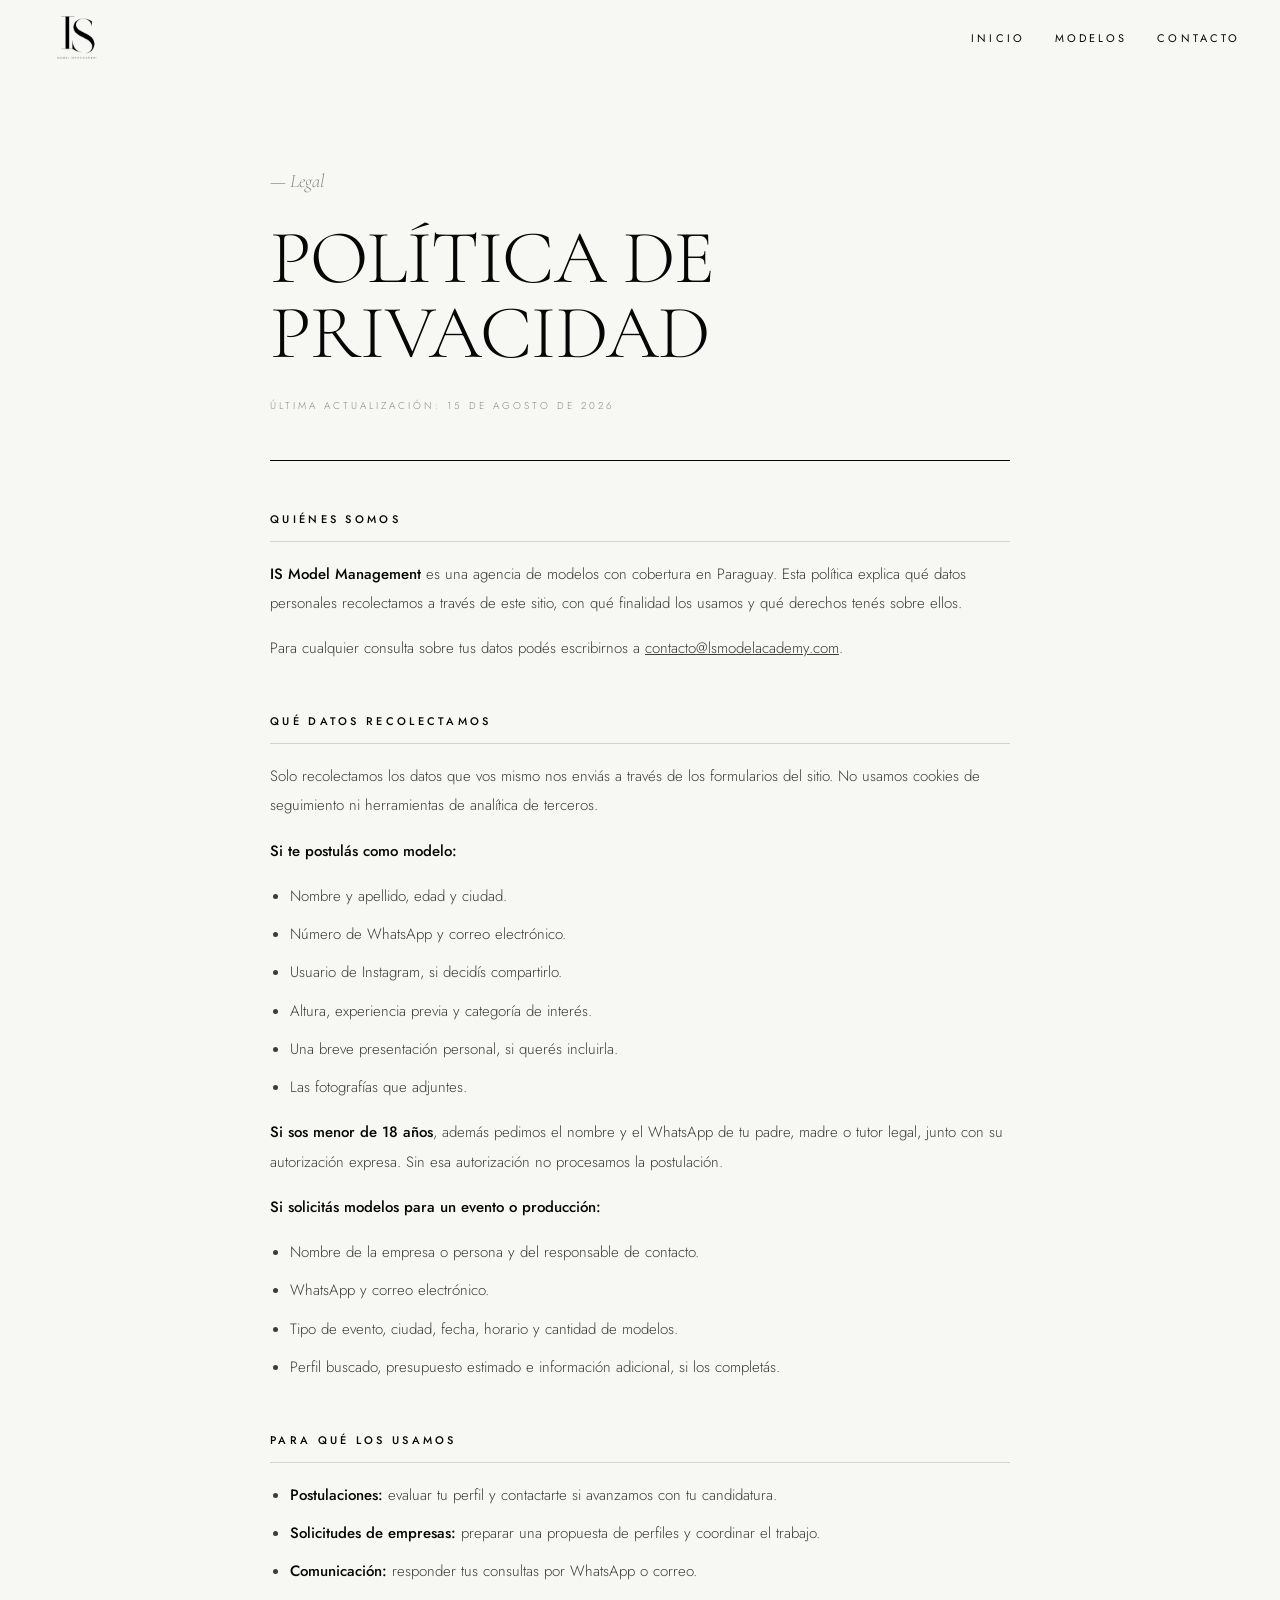
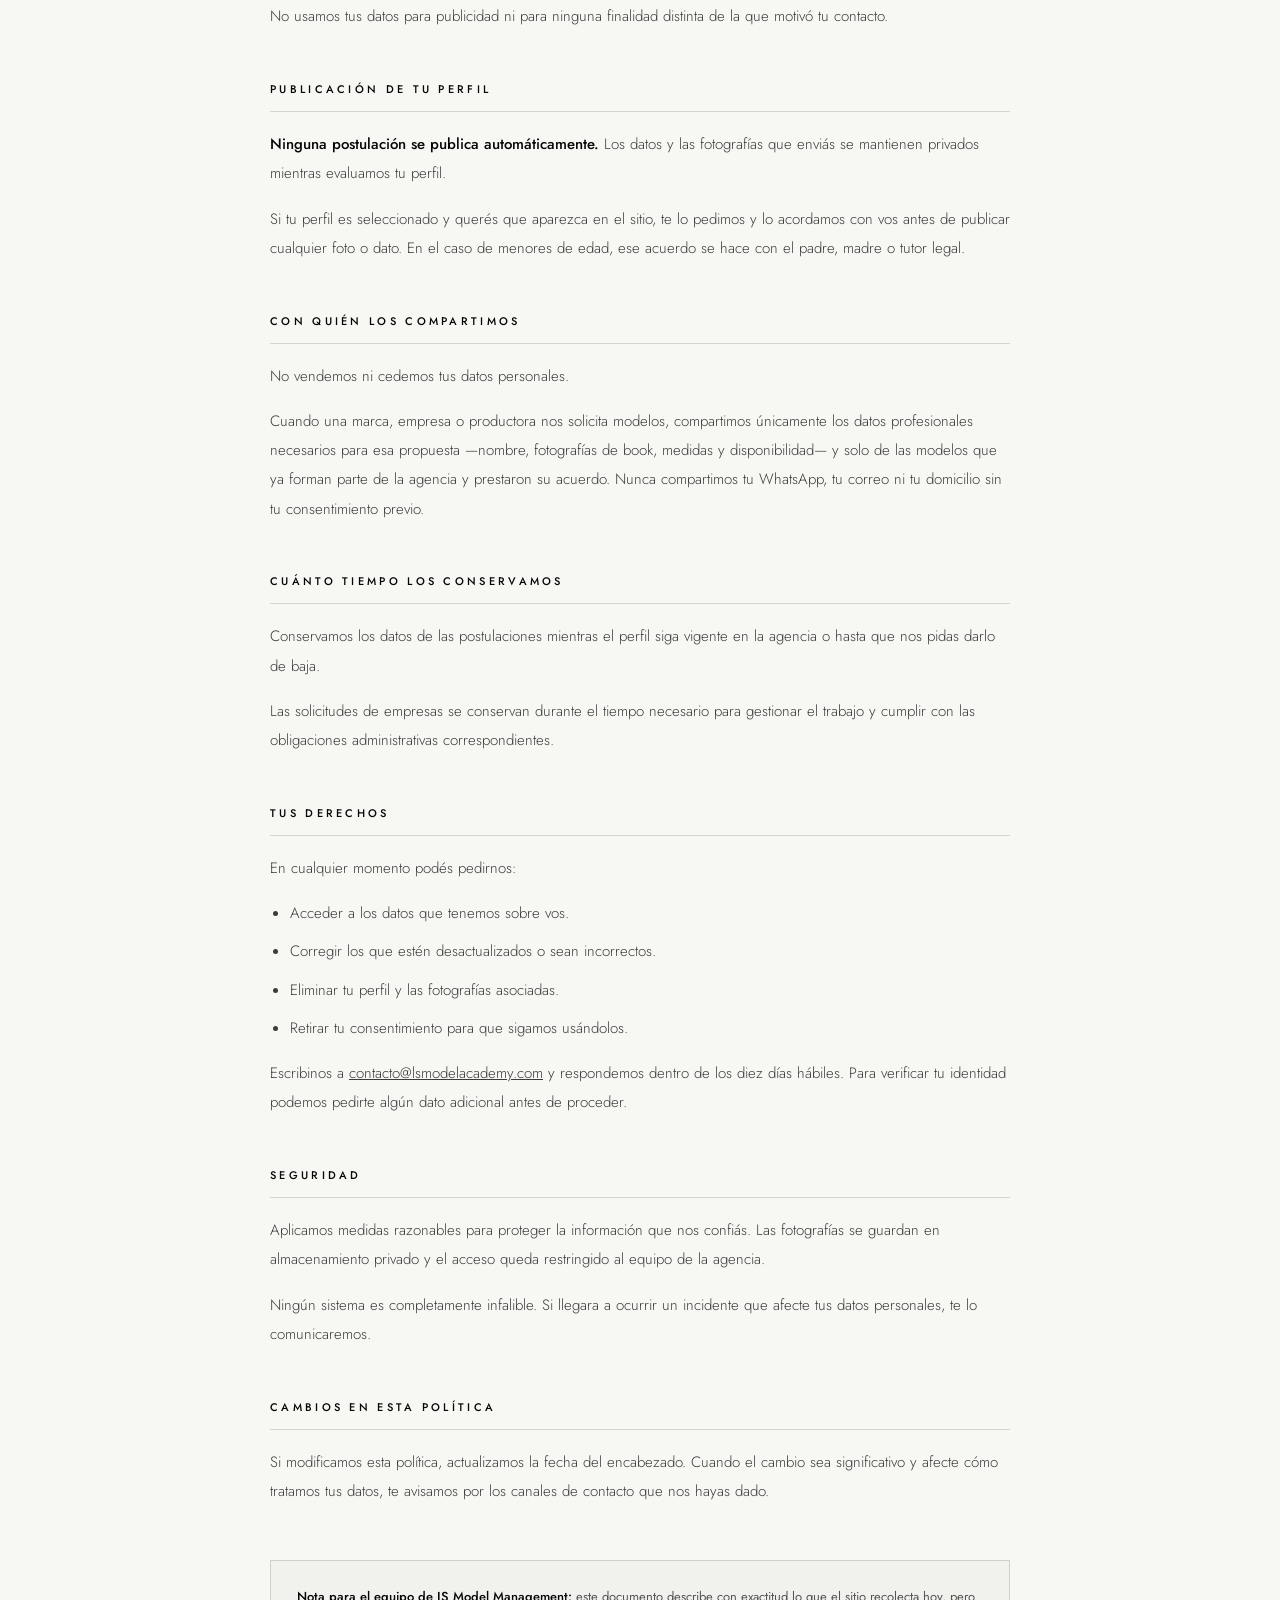
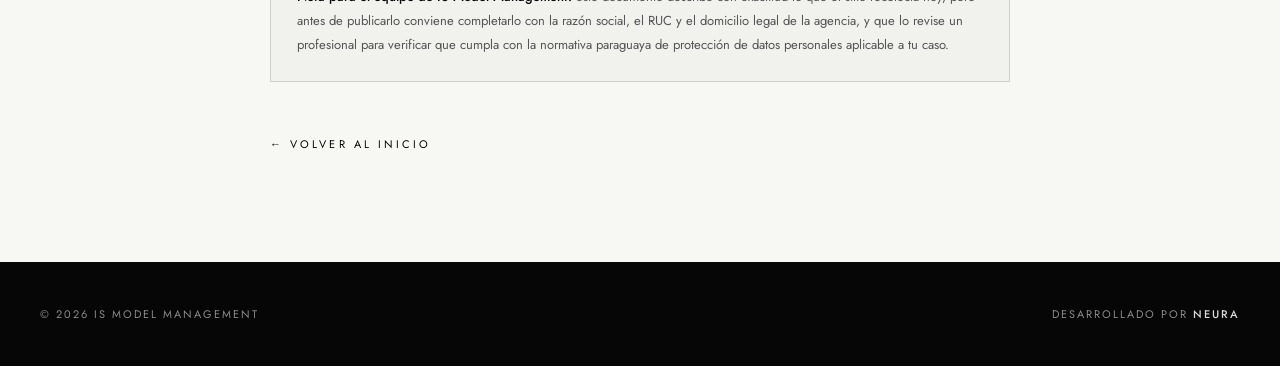
<file: privacidad.html>
<!DOCTYPE html>
<html lang="es">
<head>
<meta charset="utf-8" />
<meta name="viewport" content="width=device-width, initial-scale=1" />
<title>Política de privacidad — IS Model Management</title>
<meta name="description" content="Cómo IS Model Management recolecta, usa y protege los datos personales de postulantes y clientes." />
<meta name="robots" content="noindex" />
<link rel="icon" href="favicon.ico" sizes="any" />
<link rel="icon" type="image/png" sizes="32x32" href="favicon-32.png" />
<link rel="icon" type="image/png" sizes="16x16" href="favicon-16.png" />
<link rel="apple-touch-icon" href="apple-touch-icon.png" />
<meta name="theme-color" content="#0B0B0B" />
<link rel="preconnect" href="https://fonts.googleapis.com" />
<link rel="preconnect" href="https://fonts.gstatic.com" crossorigin="anonymous" />
<link href="https://fonts.googleapis.com/css2?family=Cormorant+Garamond:ital,wght@0,300;0,400;1,300&family=Jost:wght@300;400;500&display=swap" rel="stylesheet" />
<style>
  :root { --ink:#060606; --paper:#F7F7F4; --muted:#8A8A8A; --line:rgba(6,6,6,.14); }
  * { box-sizing:border-box; }
  html { -webkit-text-size-adjust:100%; scroll-behavior:smooth; }
  body {
    margin:0; background:var(--paper); color:var(--ink);
    font-family:'Jost','Helvetica Neue',Helvetica,sans-serif;
    overflow-x:hidden; -webkit-font-smoothing:antialiased;
  }
  a { color:inherit; }
  img { display:block; max-width:100%; }
  ::selection { background:var(--ink); color:var(--paper); }

  header {
    position:fixed; top:0; left:0; right:0; z-index:60;
    background:rgba(247,247,244,.9); backdrop-filter:blur(14px);
    border-bottom:1px solid transparent; transition:border-color .4s ease;
  }
  body.scrolled header { border-bottom-color:var(--line); }
  .nav a { font-size:11px; letter-spacing:.28em; text-transform:uppercase; text-decoration:none; position:relative; padding:6px 0; }
  .nav a::after { content:''; position:absolute; left:0; bottom:0; height:1px; width:0; background:var(--ink); transition:width .4s cubic-bezier(.2,.7,.2,1); }
  .nav a:hover::after { width:100%; }

  .wrap { max-width:820px; margin:0 auto; padding:clamp(130px,18vh,190px) clamp(22px,5vw,40px) clamp(80px,12vh,130px); }
  .kicker { margin:0 0 22px; font-family:'Cormorant Garamond',serif; font-style:italic; font-size:19px; color:var(--muted); }
  h1 {
    margin:0; font-family:'Cormorant Garamond',serif; font-weight:300;
    font-size:clamp(38px,6.4vw,76px); line-height:.98; text-transform:uppercase; letter-spacing:-.01em;
  }
  .updated { margin:26px 0 0; font-size:10px; letter-spacing:.3em; text-transform:uppercase; color:var(--muted); }
  .rule { height:1px; background:var(--ink); margin:clamp(34px,5vh,54px) 0 0; }

  section { margin-top:clamp(38px,5.5vh,58px); }
  h2 {
    margin:0 0 18px; padding-bottom:14px; border-bottom:1px solid var(--line);
    font-size:11px; letter-spacing:.3em; text-transform:uppercase; font-weight:500;
  }
  p, li { font-size:15px; line-height:1.95; color:#3C3C3C; font-weight:300; }
  p { margin:0 0 16px; }
  ul { margin:0 0 16px; padding-left:20px; }
  li { margin-bottom:9px; }
  strong { font-weight:500; color:var(--ink); }
  .note {
    margin-top:clamp(40px,6vh,64px); padding:24px 26px;
    border:1px solid var(--line); background:rgba(6,6,6,.025);
    font-size:13px; line-height:1.85; color:#555;
  }
  .back { display:inline-flex; align-items:center; gap:14px; margin-top:clamp(40px,6vh,64px); font-size:11px; letter-spacing:.28em; text-transform:uppercase; text-decoration:none; }
  .back:hover { opacity:.62; }

  footer { background:var(--ink); color:var(--paper); padding:44px clamp(22px,5vw,40px); }
  .fwrap { max-width:1400px; margin:0 auto; display:flex; flex-wrap:wrap; align-items:center; justify-content:space-between; gap:14px; }
  .fwrap span, .fwrap a { font-size:11px; letter-spacing:.18em; text-transform:uppercase; color:var(--muted); text-decoration:none; }
  .fwrap a strong { font-weight:500; color:#D8D8D8; }
  .fwrap a:hover, .fwrap a:hover strong { color:#F7F7F4; }
  /* Menu movil */
  .burger { display:none; width:44px; height:44px; padding:0; border:none; background:none; cursor:pointer; flex-direction:column; justify-content:center; gap:6px; align-items:flex-end; }
  .burger span { display:block; width:26px; height:1px; background:var(--ink); }
  .mmenu { position:fixed; inset:0; z-index:80; background:var(--paper); display:none; flex-direction:column; }
  .mmenu.open { display:flex; }
  .mmenu__bar { display:flex; align-items:center; justify-content:space-between; padding:14px clamp(22px,5vw,40px); border-bottom:1px solid var(--line); }
  .mmenu__bar img { height:48px; width:auto; }
  .mmenu__bar button { width:44px; height:44px; background:none; border:none; font-size:30px; line-height:1; cursor:pointer; color:var(--ink); }
  .mmenu__nav { flex:1; display:flex; flex-direction:column; justify-content:center; gap:4px; padding:0 clamp(22px,6vw,40px) 60px; }
  .mmenu__nav a { font-family:'Cormorant Garamond',serif; font-size:34px; font-weight:300; letter-spacing:normal; text-transform:none; padding:14px 0; border-bottom:1px solid var(--line); text-decoration:none; }
  @media (max-width:760px){ .burger { display:flex; } }
  @media (max-width:760px){ .nav { display:none; } }
</style>
</head>
<body>

<header>
  <div style="max-width:1400px;margin:0 auto;padding:14px clamp(22px,5vw,40px);display:flex;align-items:center;justify-content:space-between;gap:24px">
    <a href="index.html" style="display:flex;align-items:center;min-height:44px">
      <img src="assets/logo-black.png" alt="IS Model Management" style="height:48px;width:auto" />
    </a>
    <nav class="nav" style="display:flex;align-items:center;gap:30px">
      <a href="index.html">Inicio</a>
      <a href="staff.html">Modelos</a>
      <a href="index.html#contacto">Contacto</a>
    </nav>
    <button type="button" class="burger" id="burger" aria-label="Abrir menú"><span></span><span></span></button>
  </div>
</header>

<div class="mmenu" id="mmenu" aria-hidden="true">
  <div class="mmenu__bar">
    <img src="assets/logo-black.png" alt="IS Model Management" />
    <button type="button" id="mclose" aria-label="Cerrar menú">&times;</button>
  </div>
  <nav class="mmenu__nav">
    <a href="index.html">Inicio</a>
    <a href="staff.html">Modelos</a>
    <a href="index.html#nosotros">Nosotros</a>
    <a href="index.html#academia">Academia</a>
    <a href="index.html#contacto">Contacto</a>
    <a href="index.html#postular">Quiero formar parte</a>
  </nav>
</div>

<div class="wrap">
  <p class="kicker">— Legal</p>
  <h1>Política de<br />privacidad</h1>
  <p class="updated">Última actualización: 15 de agosto de 2026</p>
  <div class="rule"></div>

  <section>
    <h2>Quiénes somos</h2>
    <p><strong>IS Model Management</strong> es una agencia de modelos con cobertura en Paraguay. Esta política explica qué datos personales recolectamos a través de este sitio, con qué finalidad los usamos y qué derechos tenés sobre ellos.</p>
    <p>Para cualquier consulta sobre tus datos podés escribirnos a <a href="mailto:contacto@lsmodelacademy.com">contacto@lsmodelacademy.com</a>.</p>
  </section>

  <section>
    <h2>Qué datos recolectamos</h2>
    <p>Solo recolectamos los datos que vos mismo nos enviás a través de los formularios del sitio. No usamos cookies de seguimiento ni herramientas de analítica de terceros.</p>

    <p><strong>Si te postulás como modelo:</strong></p>
    <ul>
      <li>Nombre y apellido, edad y ciudad.</li>
      <li>Número de WhatsApp y correo electrónico.</li>
      <li>Usuario de Instagram, si decidís compartirlo.</li>
      <li>Altura, experiencia previa y categoría de interés.</li>
      <li>Una breve presentación personal, si querés incluirla.</li>
      <li>Las fotografías que adjuntes.</li>
    </ul>

    <p><strong>Si sos menor de 18 años</strong>, además pedimos el nombre y el WhatsApp de tu padre, madre o tutor legal, junto con su autorización expresa. Sin esa autorización no procesamos la postulación.</p>

    <p><strong>Si solicitás modelos para un evento o producción:</strong></p>
    <ul>
      <li>Nombre de la empresa o persona y del responsable de contacto.</li>
      <li>WhatsApp y correo electrónico.</li>
      <li>Tipo de evento, ciudad, fecha, horario y cantidad de modelos.</li>
      <li>Perfil buscado, presupuesto estimado e información adicional, si los completás.</li>
    </ul>
  </section>

  <section>
    <h2>Para qué los usamos</h2>
    <ul>
      <li><strong>Postulaciones:</strong> evaluar tu perfil y contactarte si avanzamos con tu candidatura.</li>
      <li><strong>Solicitudes de empresas:</strong> preparar una propuesta de perfiles y coordinar el trabajo.</li>
      <li><strong>Comunicación:</strong> responder tus consultas por WhatsApp o correo.</li>
    </ul>
    <p>No usamos tus datos para publicidad ni para ninguna finalidad distinta de la que motivó tu contacto.</p>
  </section>

  <section>
    <h2>Publicación de tu perfil</h2>
    <p><strong>Ninguna postulación se publica automáticamente.</strong> Los datos y las fotografías que enviás se mantienen privados mientras evaluamos tu perfil.</p>
    <p>Si tu perfil es seleccionado y querés que aparezca en el sitio, te lo pedimos y lo acordamos con vos antes de publicar cualquier foto o dato. En el caso de menores de edad, ese acuerdo se hace con el padre, madre o tutor legal.</p>
  </section>

  <section>
    <h2>Con quién los compartimos</h2>
    <p>No vendemos ni cedemos tus datos personales.</p>
    <p>Cuando una marca, empresa o productora nos solicita modelos, compartimos únicamente los datos profesionales necesarios para esa propuesta —nombre, fotografías de book, medidas y disponibilidad— y solo de las modelos que ya forman parte de la agencia y prestaron su acuerdo. Nunca compartimos tu WhatsApp, tu correo ni tu domicilio sin tu consentimiento previo.</p>
  </section>

  <section>
    <h2>Cuánto tiempo los conservamos</h2>
    <p>Conservamos los datos de las postulaciones mientras el perfil siga vigente en la agencia o hasta que nos pidas darlo de baja.</p>
    <p>Las solicitudes de empresas se conservan durante el tiempo necesario para gestionar el trabajo y cumplir con las obligaciones administrativas correspondientes.</p>
  </section>

  <section>
    <h2>Tus derechos</h2>
    <p>En cualquier momento podés pedirnos:</p>
    <ul>
      <li>Acceder a los datos que tenemos sobre vos.</li>
      <li>Corregir los que estén desactualizados o sean incorrectos.</li>
      <li>Eliminar tu perfil y las fotografías asociadas.</li>
      <li>Retirar tu consentimiento para que sigamos usándolos.</li>
    </ul>
    <p>Escribinos a <a href="mailto:contacto@lsmodelacademy.com">contacto@lsmodelacademy.com</a> y respondemos dentro de los diez días hábiles. Para verificar tu identidad podemos pedirte algún dato adicional antes de proceder.</p>
  </section>

  <section>
    <h2>Seguridad</h2>
    <p>Aplicamos medidas razonables para proteger la información que nos confiás. Las fotografías se guardan en almacenamiento privado y el acceso queda restringido al equipo de la agencia.</p>
    <p>Ningún sistema es completamente infalible. Si llegara a ocurrir un incidente que afecte tus datos personales, te lo comunicaremos.</p>
  </section>

  <section>
    <h2>Cambios en esta política</h2>
    <p>Si modificamos esta política, actualizamos la fecha del encabezado. Cuando el cambio sea significativo y afecte cómo tratamos tus datos, te avisamos por los canales de contacto que nos hayas dado.</p>
  </section>

  <div class="note">
    <strong>Nota para el equipo de IS Model Management:</strong> este documento describe con exactitud lo que el sitio recolecta hoy, pero antes de publicarlo conviene completarlo con la razón social, el RUC y el domicilio legal de la agencia, y que lo revise un profesional para verificar que cumpla con la normativa paraguaya de protección de datos personales aplicable a tu caso.
  </div>

  <a class="back" href="index.html">← Volver al inicio</a>
</div>

<footer>
  <div class="fwrap">
    <span>© <span id="year"></span> IS Model Management</span>
    <a href="https://neura.com.py" target="_blank" rel="noopener">Desarrollado por <strong>Neura</strong></a>
  </div>
</footer>

<script>
  (function(){
    var b=document.getElementById('burger'),m=document.getElementById('mmenu'),x=document.getElementById('mclose');
    if(!b||!m) return;
    function set(o){ m.classList.toggle('open',o); m.setAttribute('aria-hidden',o?'false':'true'); document.body.style.overflow=o?'hidden':''; }
    b.addEventListener('click',function(){set(true)});
    x.addEventListener('click',function(){set(false)});
    m.querySelectorAll('a').forEach(function(a){a.addEventListener('click',function(){set(false)})});
    document.addEventListener('keydown',function(e){if(e.key==='Escape')set(false)});
  })();
  document.getElementById('year').textContent = new Date().getFullYear();
  function onScroll(){ document.body.classList.toggle('scrolled', window.pageYOffset > 20); }
  window.addEventListener('scroll', onScroll, { passive:true });
  onScroll();
</script>

</body>
</html>
</file>
